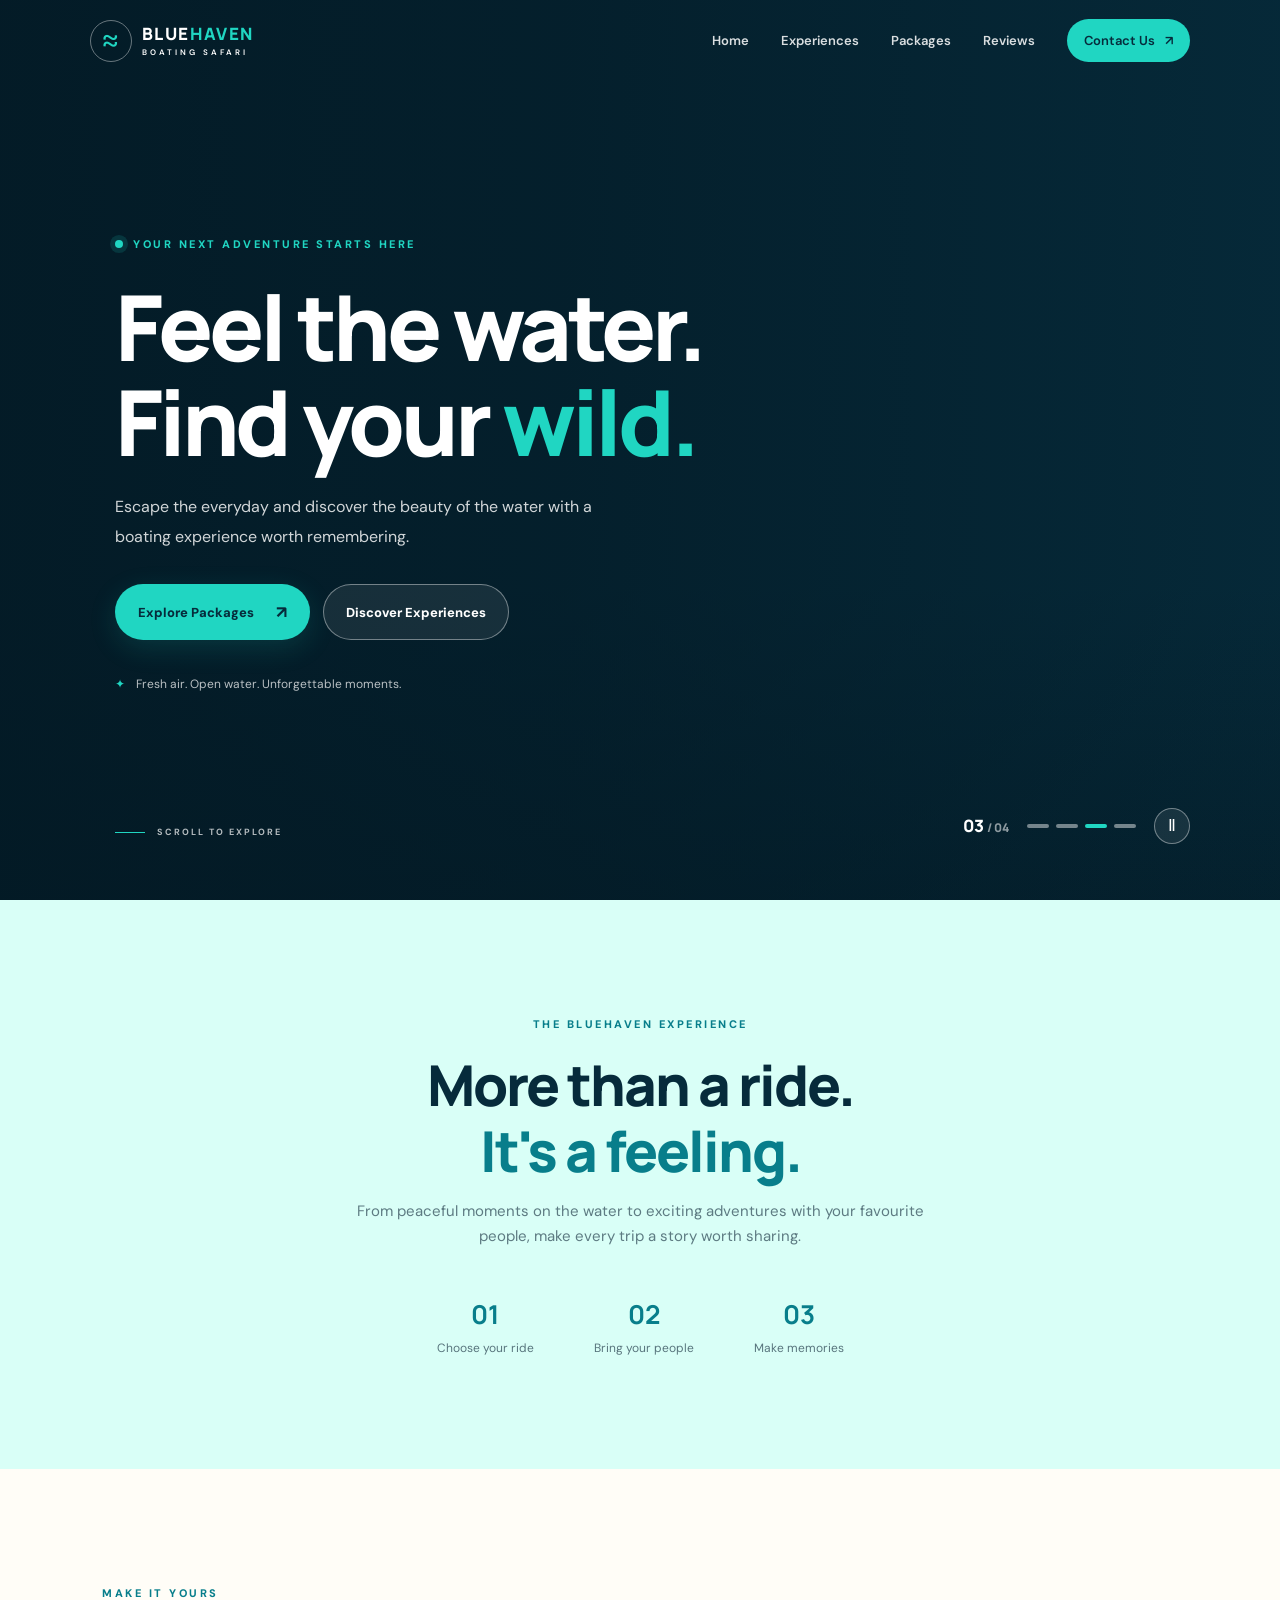
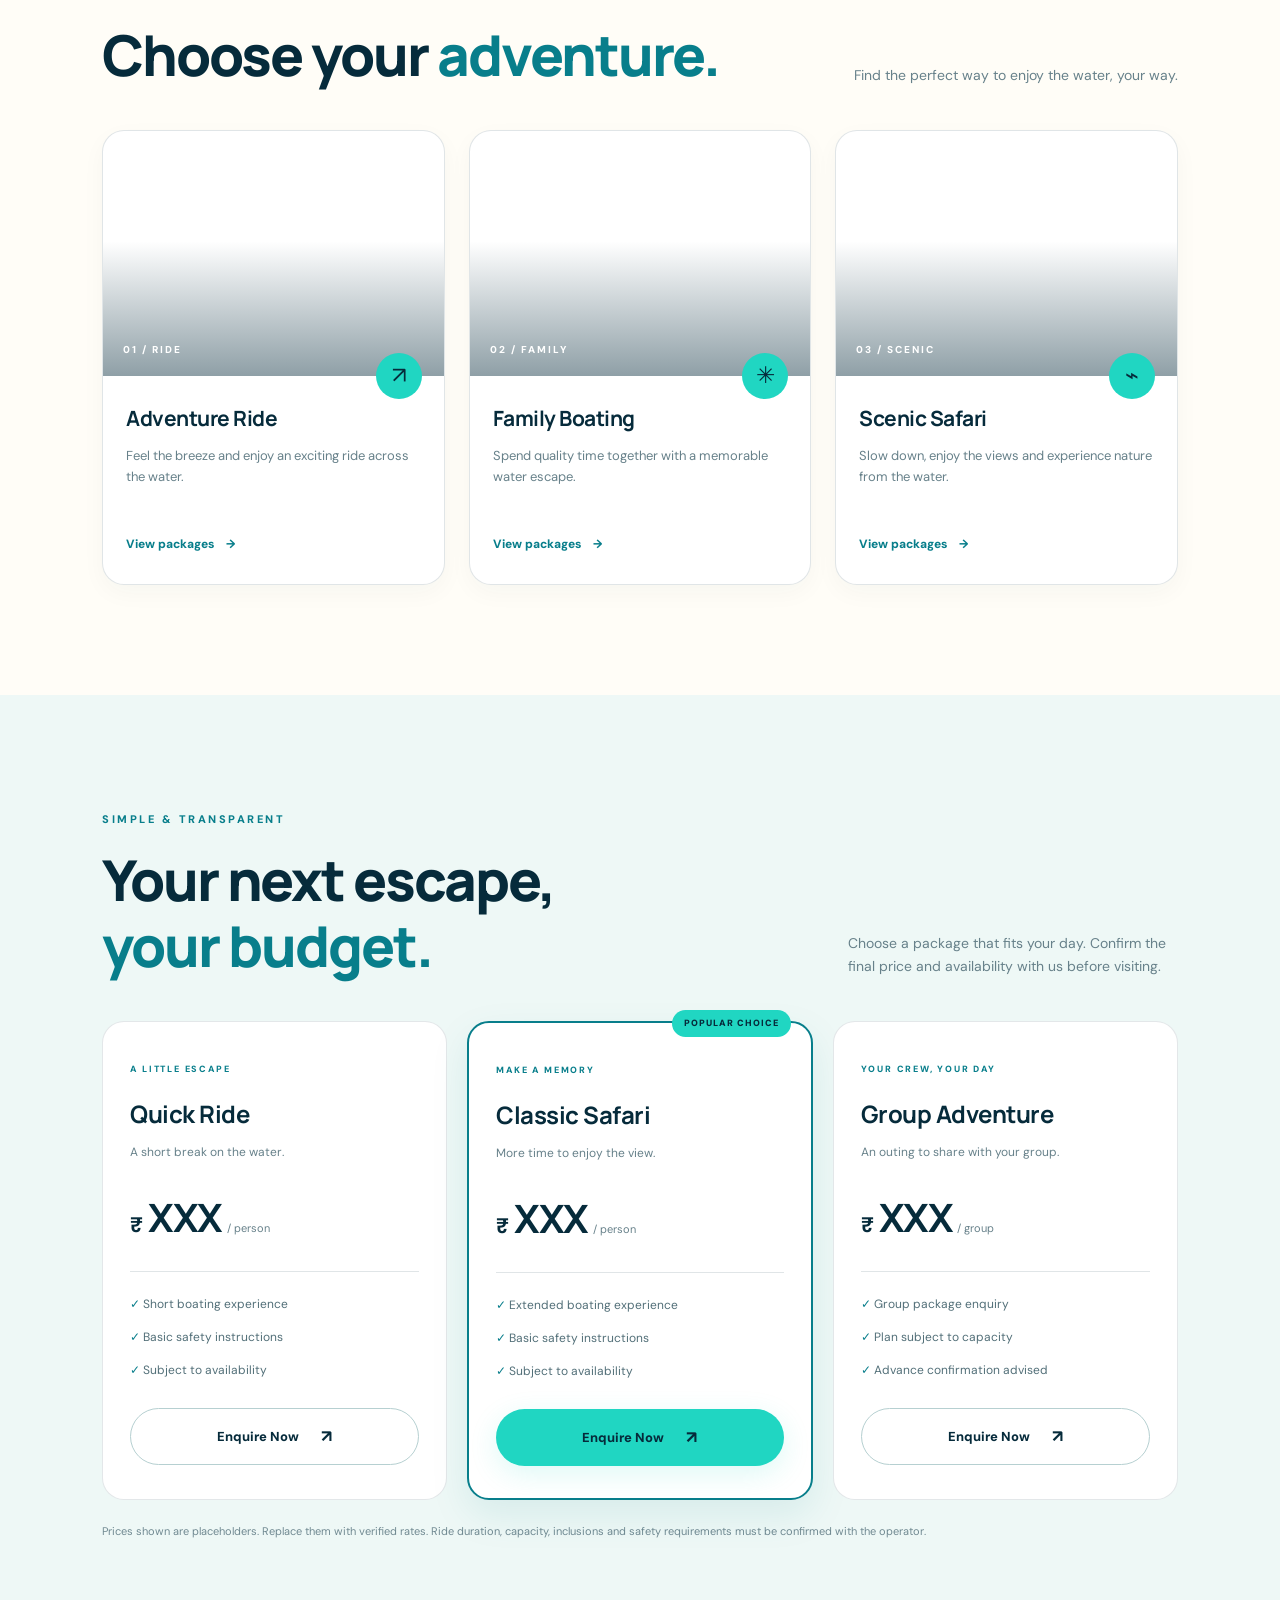
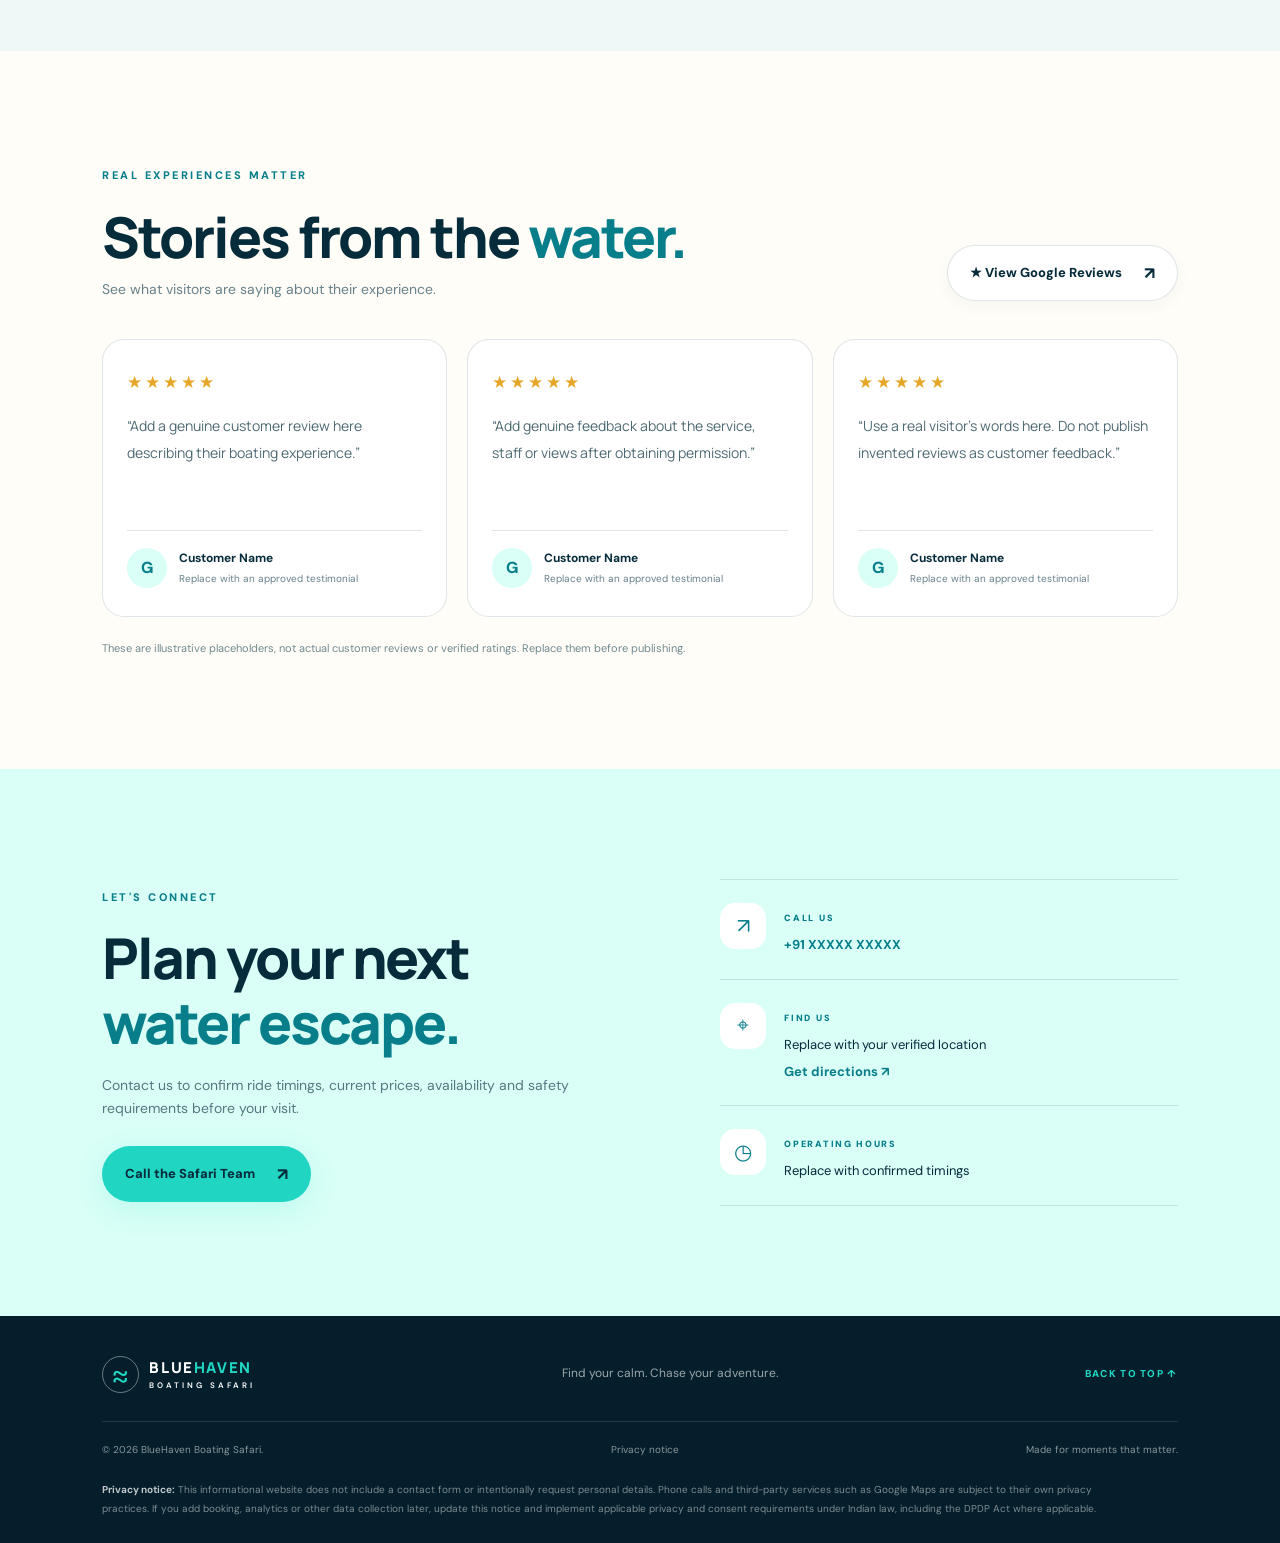
<file: index1.html>
<!DOCTYPE html>
<html lang="en">
<head>
  <meta charset="UTF-8">
  <meta name="viewport" content="width=device-width, initial-scale=1.0">
  <meta name="theme-color" content="#062b3b">
  <meta name="description" content="Discover unforgettable boating safari experiences. Explore our rides, packages and contact details.">
  <title>BlueHaven | Boating Safari</title>
  <link rel="preconnect" href="https://fonts.googleapis.com">
  <link rel="preconnect" href="https://fonts.gstatic.com" crossorigin>
  <link href="https://fonts.googleapis.com/css2?family=DM+Sans:wght@400;500;600;700&family=Manrope:wght@400;500;600;700;800&display=swap" rel="stylesheet">
  <link rel="stylesheet" href="style1.css">
  <script src="script1.js" defer></script>
</head>
<body>
  <header class="header" id="header">
    <a href="#home" class="brand" aria-label="BlueHaven home">
      <span class="brand-icon">≈</span>
      <span>BLUE<span>HAVEN</span><small> BOATING SAFARI</small></span>
    </a>

    <button class="menu-toggle" id="menuToggle" aria-label="Open navigation"
      aria-expanded="false" aria-controls="navLinks">
      <span></span><span></span><span></span>
    </button>

    <nav class="nav-links" id="navLinks" aria-label="Main navigation">
      <a href="#home">Home</a>
      <a href="#experiences">Experiences</a>
      <a href="#pricing">Packages</a>
      <a href="#reviews">Reviews</a>
      <a href="#contact" class="nav-book">Contact Us <span>↗</span></a>
    </nav>
  </header>

  <main>
    <section class="hero" id="home" aria-label="Boating safari introduction">
      <div class="hero-slides" aria-hidden="true">
        <div class="hero-slide active" style="background-image:url('https://images.unsplash.com/photo-1500375592092-40eb2168fd21?auto=format&fit=crop&w=2000&q=85')"></div>
        <div class="hero-slide" style="background-image:url('https://images.unsplash.com/photo-1500530855697-b586d89ba3ee?auto=format&fit=crop&w=2000&q=85')"></div>
        <div class="hero-slide" style="background-image:url('https://images.unsplash.com/photo-1473116763249-2faaef81ccda?auto=format&fit=crop&w=2000&q=85')"></div>
        <div class="hero-slide" style="background-image:url('https://images.unsplash.com/photo-1501785888041-af3ef285b470?auto=format&fit=crop&w=2000&q=85')"></div>
      </div>

      <div class="hero-shade"></div>

      <div class="hero-content">
        <div class="eyebrow"><span class="live-dot"></span> YOUR NEXT ADVENTURE STARTS HERE</div>
        <h1>Feel the water.<br>Find your <em>wild.</em></h1>
        <p>Escape the everyday and discover the beauty of the water with a boating experience worth remembering.</p>
        <div class="hero-actions">
          <a href="#pricing" class="btn btn-primary">Explore Packages <span>↗</span></a>
          <a href="#experiences" class="btn btn-glass">Discover Experiences</a>
        </div>
        <div class="hero-note"><span>✦</span> Fresh air. Open water. Unforgettable moments.</div>
      </div>

      <div class="slide-controls">
        <span class="slide-counter" id="slideCounter">01 <i>/ 04</i></span>
        <div class="slide-dots" aria-label="Hero image controls">
          <button class="slide-dot active" data-slide="0" aria-label="Show image 1"></button>
          <button class="slide-dot" data-slide="1" aria-label="Show image 2"></button>
          <button class="slide-dot" data-slide="2" aria-label="Show image 3"></button>
          <button class="slide-dot" data-slide="3" aria-label="Show image 4"></button>
        </div>
        <button class="pause-slider" id="pauseSlider" aria-label="Pause slideshow">Ⅱ</button>
      </div>
      <a href="#experiences" class="scroll-cue"><span></span> SCROLL TO EXPLORE</a>
    </section>

    <section class="intro section-pad">
      <div class="intro-tag">THE BLUEHAVEN EXPERIENCE</div>
      <h2>More than a ride.<br><span>It's a feeling.</span></h2>
      <p>From peaceful moments on the water to exciting adventures with your favourite people, make every trip a story worth sharing.</p>
      <div class="intro-stats">
        <div><strong>01</strong><span>Choose your ride</span></div>
        <div><strong>02</strong><span>Bring your people</span></div>
        <div><strong>03</strong><span>Make memories</span></div>
      </div>
    </section>

    <section class="experiences section-pad" id="experiences">
      <div class="section-heading reveal">
        <div><span class="section-kicker">MAKE IT YOURS</span><h2>Choose your <span>adventure.</span></h2></div>
        <p>Find the perfect way to enjoy the water, your way.</p>
      </div>

      <div class="service-grid">
        <article class="service-card reveal">
          <div class="service-image image-one"><span class="image-number">01 / RIDE</span></div>
          <div class="service-body"><span class="service-icon">↗</span><h3>Adventure Ride</h3><p>Feel the breeze and enjoy an exciting ride across the water.</p><a href="#pricing">View packages <span>→</span></a></div>
        </article>
        <article class="service-card reveal">
          <div class="service-image image-two"><span class="image-number">02 / FAMILY</span></div>
          <div class="service-body"><span class="service-icon">✳</span><h3>Family Boating</h3><p>Spend quality time together with a memorable water escape.</p><a href="#pricing">View packages <span>→</span></a></div>
        </article>
        <article class="service-card reveal">
          <div class="service-image image-three"><span class="image-number">03 / SCENIC</span></div>
          <div class="service-body"><span class="service-icon">⌁</span><h3>Scenic Safari</h3><p>Slow down, enjoy the views and experience nature from the water.</p><a href="#pricing">View packages <span>→</span></a></div>
        </article>
      </div>
    </section>

    <section class="pricing section-pad" id="pricing">
      <div class="section-heading reveal">
        <div><span class="section-kicker">SIMPLE & TRANSPARENT</span><h2>Your next escape,<br><span>your budget.</span></h2></div>
        <p>Choose a package that fits your day. Confirm the final price and availability with us before visiting.</p>
      </div>

      <div class="pricing-grid">
        <article class="price-card reveal">
          <span class="price-label">A LITTLE ESCAPE</span>
          <h3>Quick Ride</h3>
          <p class="price-description">A short break on the water.</p>
          <div class="price"><span>₹</span> <strong>XXX</strong> <small>/ person</small></div>
          <div class="price-rule"></div>
          <ul><li>✓ Short boating experience</li><li>✓ Basic safety instructions</li><li>✓ Subject to availability</li></ul>
          <a href="#contact" class="btn btn-outline">Enquire Now <span>↗</span></a>
        </article>
        <article class="price-card featured reveal">
          <span class="popular-tag">POPULAR CHOICE</span>
          <span class="price-label">MAKE A MEMORY</span>
          <h3>Classic Safari</h3>
          <p class="price-description">More time to enjoy the view.</p>
          <div class="price"><span>₹</span> <strong>XXX</strong> <small>/ person</small></div>
          <div class="price-rule"></div>
          <ul><li>✓ Extended boating experience</li><li>✓ Basic safety instructions</li><li>✓ Subject to availability</li></ul>
          <a href="#contact" class="btn btn-primary">Enquire Now <span>↗</span></a>
        </article>
        <article class="price-card reveal">
          <span class="price-label">YOUR CREW, YOUR DAY</span>
          <h3>Group Adventure</h3>
          <p class="price-description">An outing to share with your group.</p>
          <div class="price"><span>₹</span> <strong>XXX</strong> <small>/ group</small></div>
          <div class="price-rule"></div>
          <ul><li>✓ Group package enquiry</li><li>✓ Plan subject to capacity</li><li>✓ Advance confirmation advised</li></ul>
          <a href="#contact" class="btn btn-outline">Enquire Now <span>↗</span></a>
        </article>
      </div>
      <p class="price-disclaimer">Prices shown are placeholders. Replace them with verified rates. Ride duration, capacity, inclusions and safety requirements must be confirmed with the operator.</p>
    </section>

    <section class="review-section section-pad" id="reviews">
      <div class="review-top reveal">
        <div><span class="section-kicker">REAL EXPERIENCES MATTER</span><h2>Stories from the <span>water.</span></h2><p>See what visitors are saying about their experience.</p></div>
        <a class="btn btn-google" href="https://www.google.com/maps" target="_blank" rel="noopener noreferrer">★ View Google Reviews <span>↗</span></a>
      </div>
      <div class="review-grid">
        <article class="review-card reveal">
          <div class="stars" aria-label="Example rating: 5 out of 5">★★★★★</div>
          <p>“Add a genuine customer review here describing their boating experience.”</p>
          <div class="review-person"><span class="avatar">G</span><div><strong>Customer Name</strong><small>Replace with an approved testimonial</small></div></div>
        </article>
        <article class="review-card reveal">
          <div class="stars" aria-label="Example rating: 5 out of 5">★★★★★</div>
          <p>“Add genuine feedback about the service, staff or views after obtaining permission.”</p>
          <div class="review-person"><span class="avatar">G</span><div><strong>Customer Name</strong><small>Replace with an approved testimonial</small></div></div>
        </article>
        <article class="review-card reveal">
          <div class="stars" aria-label="Example rating: 5 out of 5">★★★★★</div>
          <p>“Use a real visitor's words here. Do not publish invented reviews as customer feedback.”</p>
          <div class="review-person"><span class="avatar">G</span><div><strong>Customer Name</strong><small>Replace with an approved testimonial</small></div></div>
        </article>
      </div>
      <p class="review-disclaimer">These are illustrative placeholders, not actual customer reviews or verified ratings. Replace them before publishing.</p>
    </section>

    <!-- <section class="cta-band">
      <div class="cta-orb"></div>
      <div class="cta-content reveal"><span class="section-kicker">THE WATER IS CALLING</span><h2>Your next great<br>memory starts <em>here.</em></h2><p>Have questions about rides, rates or availability? Get in touch with our team.</p><a href="#contact" class="btn btn-light">Let's Talk <span>↗</span></a></div>
    </section> -->

    <section class="contact section-pad" id="contact">
      <div class="contact-main reveal">
        <span class="section-kicker">LET'S CONNECT</span>
        <h2>Plan your next<br><span>water escape.</span></h2>
        <p>Contact us to confirm ride timings, current prices, availability and safety requirements before your visit.</p>
        <a class="btn btn-primary" href="tel:+910000000000">Call the Safari Team <span>↗</span></a>
      </div>
      <div class="contact-details reveal">
        <div class="contact-item"><span class="contact-icon">↗</span><div><small>CALL US</small><a href="tel:+910000000000">+91 XXXXX XXXXX</a></div></div>
        <div class="contact-item"><span class="contact-icon">⌖</span><div><small>FIND US</small><p>Replace with your verified location</p><a href="https://www.google.com/maps" target="_blank" rel="noopener noreferrer">Get directions ↗</a></div></div>
        <div class="contact-item"><span class="contact-icon">◷</span><div><small>OPERATING HOURS</small><p>Replace with confirmed timings</p></div></div>
      </div>
    </section>
  </main>

  <footer class="footer">
    <div class="footer-top">
      <a href="#home" class="brand footer-brand"><span class="brand-icon">≈</span><span>BLUE<span>HAVEN</span><small> BOATING SAFARI</small></span></a>
      <p>Find your calm. Chase your adventure.</p>
      <a href="#home" class="back-top">BACK TO TOP ↑</a>
    </div>
    <div class="footer-bottom">
      <span>© <span id="year"></span> BlueHaven Boating Safari.</span>
      <a href="#privacy">Privacy notice</a>
      <span>Made for moments that matter.</span>
    </div>
    <div class="privacy-note" id="privacy"><strong>Privacy notice:</strong> This informational website does not include a contact form or intentionally request personal details. Phone calls and third-party services such as Google Maps are subject to their own privacy practices. If you add booking, analytics or other data collection later, update this notice and implement applicable privacy and consent requirements under Indian law, including the DPDP Act where applicable.</div>
  </footer>
</body>
</html>
</file>
<file: style1.css>
:root {
  --navy: #062b3b;
  --navy-light: #0b3c4d;
  --teal: #087e8b;
  --aqua: #20d6c2;
  --mint: #d9fff7;
  --cream: #fffdf7;
  --white: #ffffff;
  --muted: #67818a;
  --line: rgba(6, 43, 59, .12);
  --radius: 22px;
  --shadow: 0 18px 55px rgba(6, 43, 59, .10);
}

* { box-sizing: border-box; margin: 0; padding: 0; }
html { scroll-behavior: smooth; scroll-padding-top: 85px; }
body {
  font-family: "DM Sans", sans-serif;
  color: var(--navy);
  background: var(--cream);
  line-height: 1.65;
  overflow-x: hidden;
}
body, button, a { -webkit-tap-highlight-color: transparent; }
a { color: inherit; text-decoration: none; }
button { font: inherit; }
img { max-width: 100%; display: block; }
::selection { background: var(--aqua); color: var(--navy); }

.header {
  position: fixed;
  inset: 0 0 auto;
  z-index: 1000;
  display: flex;
  align-items: center;
  justify-content: space-between;
  padding: 19px 7%;
  color: var(--white);
  transition: background .3s, padding .3s, box-shadow .3s;
}
.header.scrolled {
  padding-top: 12px;
  padding-bottom: 12px;
  background: rgba(6, 43, 59, .96);
  backdrop-filter: blur(16px);
  box-shadow: 0 6px 28px rgba(0, 0, 0, .12);
}
.brand {
  display: inline-flex;
  align-items: center;
  gap: 10px;
  font-family: "Manrope", sans-serif;
  font-size: 17px;
  line-height: 1.15;
  font-weight: 800;
  letter-spacing: 1.6px;
}
.brand > span:last-child > span { color: var(--aqua); }
.brand small {
  display: block;
  margin-top: 5px;
  font-family: "DM Sans", sans-serif;
  font-size: 8px;
  font-weight: 600;
  letter-spacing: 3px;
}
.brand-icon {
  display: grid;
  place-items: center;
  width: 42px;
  height: 42px;
  border: 1px solid rgba(255,255,255,.4);
  border-radius: 50%;
  color: var(--aqua);
  font-size: 34px;
  font-weight: 400;
}
.nav-links { display: flex; align-items: center; gap: 32px; }
.nav-links > a {
  color: rgba(255,255,255,.85);
  font-size: 13px;
  font-weight: 600;
  transition: color .2s;
}
.nav-links > a:hover { color: var(--aqua); }
.nav-links .nav-book {
  padding: 11px 17px;
  border-radius: 50px;
  color: var(--navy);
  background: var(--aqua);
}
.nav-book span { padding-left: 7px; }
.menu-toggle {
  display: none;
  width: 44px;
  height: 44px;
  padding: 11px;
  border: 1px solid rgba(255,255,255,.35);
  border-radius: 12px;
  background: rgba(255,255,255,.08);
  cursor: pointer;
}
.menu-toggle span {
  display: block;
  height: 2px;
  margin: 5px 0;
  background: white;
  transition: transform .25s, opacity .25s;
}
.menu-toggle.open span:first-child { transform: translateY(7px) rotate(45deg); }
.menu-toggle.open span:nth-child(2) { opacity: 0; }
.menu-toggle.open span:last-child { transform: translateY(-7px) rotate(-45deg); }

/* HERO */
.hero {
  position: relative;
  display: flex;
  align-items: center;
  min-height: 760px;
  height: 100svh;
  max-height: 1050px;
  padding: 135px 9% 110px;
  overflow: hidden;
  isolation: isolate;
  color: var(--white);
  background: var(--navy);
}
.hero-slides, .hero-slide, .hero-shade {
  position: absolute;
  inset: 0;
  width: 100%;
  height: 100%;
}
.hero-slides { z-index: -3; }
.hero-slide {
  background-size: cover;
  background-position: center;
  opacity: 0;
  transform: scale(1.04);
  transition: opacity 1s ease, transform 5s ease;
}
.hero-slide.active { opacity: 1; transform: scale(1); }
.hero-shade {
  z-index: -2;
  background:
    linear-gradient(90deg, rgba(3,25,36,.88) 0%, rgba(3,25,36,.65) 44%, rgba(3,25,36,.12) 100%),
    linear-gradient(0deg, rgba(3,25,36,.5), transparent 35%);
}
.hero-content { width: min(740px, 100%); animation: heroEnter .9s both; }
.eyebrow, .section-kicker, .intro-tag {
  display: inline-flex;
  align-items: center;
  gap: 10px;
  color: var(--teal);
  font-size: 11px;
  font-weight: 800;
  letter-spacing: 2.5px;
}
.hero .eyebrow { color: var(--aqua); }
.live-dot {
  width: 8px;
  height: 8px;
  border-radius: 50%;
  background: var(--aqua);
  box-shadow: 0 0 0 5px rgba(32,214,194,.14);
}
.hero h1, h2, h3 { font-family: "Manrope", sans-serif; }
.hero h1 {
  margin: 23px 0;
  font-size: clamp(48px, 7.3vw, 91px);
  line-height: 1.04;
  letter-spacing: -4px;
  font-weight: 800;
}
.hero h1 em, h2 span, .cta-content h2 em {
  color: var(--aqua);
  font-style: normal;
}
.hero-content > p {
  max-width: 520px;
  color: rgba(255,255,255,.82);
  font-size: 16px;
  line-height: 1.9;
}
.hero-actions { display: flex; flex-wrap: wrap; gap: 13px; margin-top: 32px; }
.btn {
  display: inline-flex;
  align-items: center;
  justify-content: center;
  gap: 22px;
  min-height: 51px;
  padding: 13px 22px;
  border: 1px solid transparent;
  border-radius: 100px;
  font-size: 13px;
  font-weight: 800;
  text-align: center;
  transition: transform .25s, background .25s, box-shadow .25s;
  cursor: pointer;
}
.btn:hover { transform: translateY(-3px); }
.btn span { font-size: 17px; }
.btn-primary {
  color: var(--navy);
  background: var(--aqua);
  box-shadow: 0 8px 28px rgba(32,214,194,.15);
}
.btn-primary:hover { background: #65efdf; box-shadow: 0 12px 32px rgba(32,214,194,.23); }
.btn-glass { color: white; border-color: rgba(255,255,255,.4); background: rgba(255,255,255,.08); backdrop-filter: blur(8px); }
.btn-glass:hover { background: rgba(255,255,255,.18); }
.hero-note { margin-top: 35px; color: rgba(255,255,255,.72); font-size: 12px; }
.hero-note span { color: var(--aqua); margin-right: 8px; }
.slide-controls {
  position: absolute;
  right: 7%;
  bottom: 56px;
  display: flex;
  align-items: center;
  gap: 18px;
}
.slide-counter { color: white; font-family: "Manrope", sans-serif; font-size: 17px; font-weight: 800; }
.slide-counter i { color: rgba(255,255,255,.55); font-size: 12px; font-style: normal; }
.slide-dots { display: flex; gap: 7px; }
.slide-dot {
  width: 22px;
  height: 4px;
  padding: 0;
  border: 0;
  border-radius: 5px;
  background: rgba(255,255,255,.45);
  cursor: pointer;
}
.slide-dot.active { background: var(--aqua); }
.pause-slider {
  display: grid;
  place-items: center;
  width: 36px;
  height: 36px;
  border: 1px solid rgba(255,255,255,.4);
  border-radius: 50%;
  color: white;
  background: rgba(255,255,255,.08);
  cursor: pointer;
}
.scroll-cue {
  position: absolute;
  bottom: 60px;
  left: 9%;
  display: flex;
  align-items: center;
  gap: 12px;
  color: rgba(255,255,255,.7);
  font-size: 9px;
  font-weight: 700;
  letter-spacing: 2px;
}
.scroll-cue span { width: 30px; height: 1px; background: var(--aqua); }

/* GENERAL SECTIONS */
.section-pad { padding: 110px 8%; }
.intro { text-align: center; background: var(--mint); }
.intro-tag { justify-content: center; }
.intro h2, .section-heading h2, .review-top h2, .contact h2 {
  margin: 16px 0;
  font-size: clamp(35px, 4.4vw, 57px);
  line-height: 1.16;
  letter-spacing: -2px;
  font-weight: 800;
}
.intro h2 span, .section-heading h2 span, .review-top h2 span, .contact h2 span { color: var(--teal); }
.intro > p { max-width: 610px; margin: 0 auto; color: #5d7b82; font-size: 15px; }
.intro-stats {
  display: flex;
  justify-content: center;
  flex-wrap: wrap;
  gap: 60px;
  margin-top: 44px;
}
.intro-stats div { display: grid; gap: 4px; }
.intro-stats strong { color: var(--teal); font-family: "Manrope", sans-serif; font-size: 26px; }
.intro-stats span { color: #58757d; font-size: 12px; }

.experiences { background: var(--cream); }
.section-heading {
  display: flex;
  align-items: end;
  justify-content: space-between;
  gap: 30px;
  margin-bottom: 43px;
}
.section-heading h2 { margin-bottom: 0; }
.section-heading > p { max-width: 330px; color: var(--muted); font-size: 14px; }
.service-grid { display: grid; grid-template-columns: repeat(3, minmax(0, 1fr)); gap: 24px; }
.service-card {
  overflow: hidden;
  border: 1px solid var(--line);
  border-radius: var(--radius);
  background: white;
  box-shadow: 0 8px 25px rgba(6,43,59,.035);
  transition: transform .35s, box-shadow .35s;
}
.service-card:hover { transform: translateY(-9px); box-shadow: var(--shadow); }
.service-image {
  position: relative;
  height: 245px;
  background-size: cover;
  background-position: center;
  transition: background-size .4s;
}
.image-one { background-image: url("https://images.unsplash.com/photo-1544551763-46a013bb70d5?auto=format&fit=crop&w=900&q=80"); }
.image-two { background-image: url("https://images.unsplash.com/photo-1500534623283-312aade485b7?auto=format&fit=crop&w=900&q=80"); }
.image-three { background-image: url("https://images.unsplash.com/photo-1473116763249-2faaef81ccda?auto=format&fit=crop&w=900&q=80"); }
.service-image::after { content: ""; position: absolute; inset: 0; background: linear-gradient(0deg,rgba(6,43,59,.45),transparent 55%); }
.image-number { position: absolute; z-index: 1; bottom: 17px; left: 20px; color: white; font-size: 10px; font-weight: 800; letter-spacing: 2px; }
.service-body { position: relative; padding: 25px 23px 28px; }
.service-icon {
  position: absolute;
  top: -23px;
  right: 22px;
  display: grid;
  place-items: center;
  width: 46px;
  height: 46px;
  border-radius: 50%;
  color: var(--navy);
  background: var(--aqua);
  font-size: 23px;
}
.service-body h3, .price-card h3 { margin-bottom: 9px; font-size: 21px; letter-spacing: -.5px; }
.service-body p { min-height: 72px; color: var(--muted); font-size: 13px; }
.service-body > a { display: inline-flex; gap: 12px; margin-top: 18px; color: var(--teal); font-size: 12px; font-weight: 800; }
.service-body > a span { transition: transform .2s; }
.service-body > a:hover span { transform: translateX(4px); }

/* PRICING */
.pricing { background: #eef8f6; }
.pricing-grid { display: grid; grid-template-columns: repeat(3, minmax(0, 1fr)); align-items: stretch; gap: 20px; }
.price-card {
  position: relative;
  padding: 32px 27px;
  border: 1px solid rgba(6,43,59,.11);
  border-radius: var(--radius);
  background: white;
  transition: transform .3s, box-shadow .3s;
}
.price-card:hover { transform: translateY(-7px); box-shadow: var(--shadow); }
.price-card.featured { border: 2px solid var(--teal); box-shadow: 0 15px 38px rgba(8,126,139,.10); }
.price-label { color: var(--teal); font-size: 9px; font-weight: 800; letter-spacing: 1.8px; }
.price-card h3 { margin-top: 14px; font-size: 24px; }
.price-description { color: var(--muted); font-size: 12px; }
.price { display: flex; align-items: baseline; gap: 5px; margin: 22px 0; }
.price > span { font-size: 21px; font-weight: 800; }
.price strong { font-family: "Manrope", sans-serif; font-size: 39px; letter-spacing: -1.5px; }
.price small { color: var(--muted); font-size: 11px; }
.price-rule { height: 1px; background: var(--line); }
.price-card ul { display: grid; gap: 13px; margin: 23px 0 28px; list-style: none; color: #526f78; font-size: 12px; }
.price-card li::first-letter { color: var(--teal); }
.price-card .btn { width: 100%; }
.btn-outline { border-color: #b6d0d1; color: var(--navy); background: white; }
.btn-outline:hover { border-color: var(--teal); background: #effcf9; }
.popular-tag { position: absolute; top: -13px; right: 20px; padding: 6px 12px; border-radius: 50px; color: var(--navy); background: var(--aqua); font-size: 9px; font-weight: 900; letter-spacing: 1px; }
.price-disclaimer, .review-disclaimer { margin-top: 22px; color: #708991; font-size: 11px; line-height: 1.8; }

/* REVIEWS */
.review-section { background: var(--cream); }
.review-top { display: flex; align-items: end; justify-content: space-between; gap: 25px; margin-bottom: 38px; }
.review-top h2 { margin-bottom: 9px; }
.review-top p { color: var(--muted); font-size: 14px; }
.btn-google { flex-shrink: 0; border: 1px solid var(--line); color: var(--navy); background: white; box-shadow: 0 5px 15px rgba(6,43,59,.04); }
.btn-google:hover { background: var(--mint); }
.stars { color: #e6a629; letter-spacing: 3px; font-size: 17px; }
.review-grid { display: grid; grid-template-columns: repeat(3, minmax(0, 1fr)); gap: 20px; }
.review-card { padding: 28px 24px; border: 1px solid var(--line); border-radius: var(--radius); background: white; transition: transform .3s; }
.review-card:hover { transform: translateY(-5px); }
.review-card > p { min-height: 94px; margin: 17px 0 23px; color: #4d6972; font-family: "Manrope", sans-serif; font-size: 14px; line-height: 1.9; }
.review-person { display: flex; align-items: center; gap: 12px; padding-top: 17px; border-top: 1px solid var(--line); }
.avatar { display: grid; place-items: center; width: 40px; height: 40px; border-radius: 50%; color: var(--teal); background: var(--mint); font-weight: 800; }
.review-person strong, .review-person small { display: block; }
.review-person strong { font-size: 12px; }
.review-person small { margin-top: 3px; color: var(--muted); font-size: 10px; }

/* CTA */
.cta-band { position: relative; overflow: hidden; padding: 90px 8%; color: white; background: var(--navy); }
.cta-band::before, .cta-band::after { position: absolute; content: ""; border: 1px solid rgba(32,214,194,.13); border-radius: 50%; pointer-events: none; }
.cta-band::before { width: 500px; height: 500px; right: -80px; top: -220px; }
.cta-band::after { width: 350px; height: 350px; right: -5px; top: -145px; }
.cta-orb { position: absolute; width: 250px; height: 250px; top: -120px; right: 110px; border-radius: 50%; background: rgba(32,214,194,.1); filter: blur(50px); }
.cta-content { position: relative; z-index: 1; max-width: 620px; }
.cta-content .section-kicker { color: var(--aqua); }
.cta-content h2 { margin: 15px 0; font-size: clamp(42px, 5.5vw, 70px); line-height: 1.08; letter-spacing: -2.5px; }
.cta-content p { max-width: 470px; margin-bottom: 25px; color: rgba(255,255,255,.7); font-size: 14px; }
.btn-light { color: var(--navy); background: white; }
.btn-light:hover { background: var(--mint); }

/* CONTACT & FOOTER */
.contact { display: grid; grid-template-columns: 1fr .85fr; gap: 80px; align-items: center; background: var(--mint); }
.contact-main > p { max-width: 470px; margin: 18px 0 26px; color: #59777f; font-size: 14px; }
.contact-details { display: grid; gap: 0; }
.contact-item { display: flex; gap: 18px; padding: 23px 0; border-bottom: 1px solid rgba(6,43,59,.12); }
.contact-item:first-child { border-top: 1px solid rgba(6,43,59,.12); }
.contact-icon { display: grid; place-items: center; flex-shrink: 0; width: 46px; height: 46px; border-radius: 15px; color: var(--teal); background: white; font-size: 21px; }
.contact-item small { color: var(--teal); font-size: 9px; font-weight: 900; letter-spacing: 1.7px; }
.contact-item p, .contact-item a { display: block; margin-top: 5px; color: var(--navy); font-size: 13px; overflow-wrap: anywhere; }
.contact-item a:hover { color: var(--teal); }
.contact-item div > a:last-child:not(:first-child) { color: var(--teal); font-weight: 700; }
.footer { padding: 40px 8% 25px; color: white; background: #041f2b; }
.footer-top { display: flex; align-items: center; justify-content: space-between; gap: 20px; padding-bottom: 28px; }
.footer-top > p { color: rgba(255,255,255,.6); font-size: 12px; }
.footer-brand { font-size: 15px; }
.footer-brand .brand-icon { width: 37px; height: 37px; }
.back-top { color: var(--aqua); font-size: 10px; font-weight: 800; letter-spacing: 1.3px; }
.footer-bottom { display: flex; justify-content: space-between; flex-wrap: wrap; gap: 15px; padding-top: 20px; border-top: 1px solid rgba(255,255,255,.12); color: rgba(255,255,255,.53); font-size: 10px; }
.footer-bottom a:hover { color: var(--aqua); }
.privacy-note { margin-top: 22px; max-width: 1000px; color: rgba(255,255,255,.48); font-size: 10px; line-height: 1.9; }
.privacy-note strong { color: rgba(255,255,255,.75); }

/* ANIMATIONS */
@keyframes heroEnter { from { opacity: 0; transform: translateY(24px); } to { opacity: 1; transform: translateY(0); } }
.reveal { opacity: 0; transform: translateY(24px); transition: opacity .65s ease, transform .65s ease; }
.reveal.visible { opacity: 1; transform: translateY(0); }

:focus-visible { outline: 3px solid var(--aqua); outline-offset: 4px; }
@media (prefers-reduced-motion: reduce) {
  *, *::before, *::after {
    scroll-behavior: auto !important;
    animation-duration: .01ms !important;
    animation-iteration-count: 1 !important;
    transition-duration: .01ms !important;
  }
  .reveal { opacity: 1; transform: none; }
}

@media (max-width: 1050px) {
  .header { padding-left: 5%; padding-right: 5%; }
  .nav-links { gap: 20px; }
  .hero { padding-left: 7%; padding-right: 7%; }
  .section-pad { padding: 85px 5%; }
  .service-grid, .pricing-grid, .review-grid { gap: 15px; }
  .price-card { padding: 28px 20px; }
  .contact { gap: 45px; }
}
@media (max-width: 760px) {
  .header { padding: 13px 5%; }
  .brand { font-size: 15px; }
  .brand-icon { width: 37px; height: 37px; font-size: 30px; }
  .menu-toggle { display: block; position: relative; z-index: 1002; }
  .nav-links {
    position: fixed;
    top: 0;
    right: 0;
    bottom: 0;
    z-index: 1001;
    display: flex;
    flex-direction: column;
    align-items: stretch;
    justify-content: center;
    gap: 0;
    width: min(82%, 350px);
    padding: 85px 28px 35px;
    background: #062b3b;
    box-shadow: -20px 0 50px rgba(0,0,0,.25);
    transform: translateX(110%);
    visibility: hidden;
    transition: transform .3s ease, visibility .3s;
  }
  .nav-links.open { transform: translateX(0); visibility: visible; }
  .nav-links > a { padding: 17px 5px; border-bottom: 1px solid rgba(255,255,255,.12); font-size: 15px; }
  .nav-links .nav-book { margin-top: 20px; padding: 14px 18px; text-align: center; border: 0; }
  body.menu-open { overflow: hidden; }
  .hero { min-height: 690px; height: 94svh; padding: 130px 6% 135px; }
  .hero-shade { background: linear-gradient(90deg, rgba(3,25,36,.82), rgba(3,25,36,.35)), linear-gradient(0deg, rgba(3,25,36,.52), transparent 45%); }
  .hero h1 { font-size: clamp(48px, 11vw, 72px); letter-spacing: -2.8px; }
  .hero-content > p { font-size: 14px; }
  .hero-actions { gap: 10px; }
  .btn { min-height: 48px; padding: 12px 17px; font-size: 12px; gap: 12px; }
  .slide-controls { right: 6%; bottom: 32px; gap: 12px; }
  .scroll-cue { left: 6%; bottom: 43px; font-size: 8px; }
  .slide-dot { width: 14px; }
  .pause-slider { width: 32px; height: 32px; }
  .section-pad { padding: 70px 6%; }
  .intro h2, .section-heading h2, .review-top h2, .contact h2 { font-size: clamp(34px, 8vw, 48px); letter-spacing: -1.5px; }
  .intro-stats { gap: 25px; }
  .intro-stats strong { font-size: 23px; }
  .section-heading, .review-top { align-items: flex-start; flex-direction: column; }
  .section-heading { gap: 14px; }
  .section-heading > p { max-width: 470px; }
  .service-grid { grid-template-columns: 1fr; gap: 22px; }
  .service-image { height: 260px; }
  .service-body p { min-height: 0; }
  .pricing-grid { grid-template-columns: 1fr; gap: 24px; }
  .price-card { padding: 30px 25px; }
  .price-card.featured { margin-top: 7px; }
  .price strong { font-size: 37px; }
  .review-grid { grid-template-columns: 1fr; gap: 15px; }
  .review-card > p { min-height: 0; }
  .btn-google { align-self: flex-start; }
  .cta-band { padding: 75px 6%; }
  .cta-content h2 { font-size: clamp(42px, 10vw, 60px); }
  .contact { grid-template-columns: 1fr; gap: 42px; }
  .footer { padding: 32px 6% 22px; }
  .footer-top { align-items: flex-start; flex-wrap: wrap; }
  .footer-top > p { width: 100%; order: 3; }
  .footer-bottom { flex-direction: column; gap: 10px; }
}
@media (max-width: 390px) {
  .hero { padding-left: 5%; padding-right: 5%; }
  .hero h1 { font-size: 46px; }
  .hero-actions { flex-direction: column; align-items: stretch; max-width: 260px; }
  .hero-note { font-size: 10px; }
  .scroll-cue { display: none; }
  .slide-controls { right: 5%; bottom: 25px; }
  .section-pad { padding: 60px 5%; }
  .intro-stats { gap: 17px; }
  .intro-stats span { font-size: 10px; }
}
</file>
